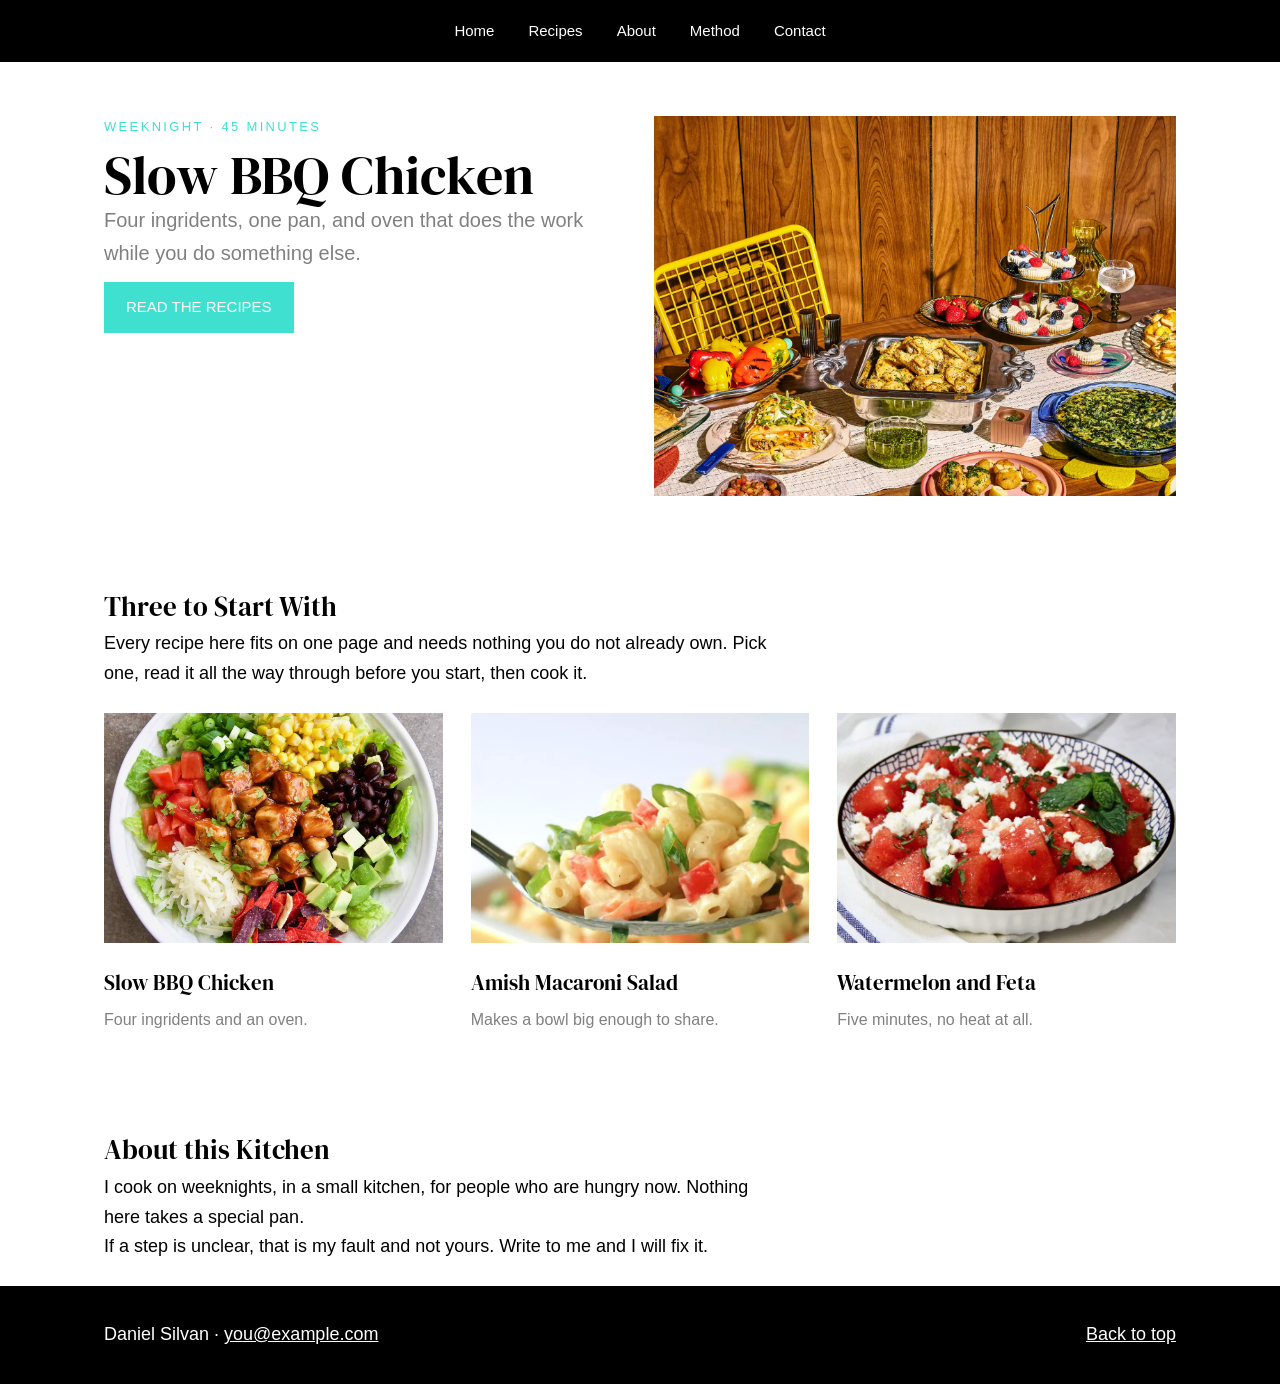
<file: index.html>
<!DOCTYPE html>
<html lang="en">
<head>
    <meta charset="UTF-8">
    <meta name="viewport" content="width=device-width, initial-scale=1.0">
    <title>Jen's Kitchen</title>

    <link rel="preconnect" href="https://fonts.googleapis.com">
    <link rel="preconnect" href="https://fonts.gstatic.com" crossorigin>
    <link href="https://fonts.googleapis.com/css2?family=DM+Serif+Display:ital@0;1&display=swap" rel="stylesheet">

    <link rel="stylesheet" href="css/styles.css">
</head>
<body id="top">

   <nav class="site-nav">
    <ul>
        <li>
            <a href="index.html">Home</a>
        </li>

        <li>
            <a href="#cards">Recipes</a>
        </li>

        <li>
            <a href="#about">About</a>
        </li>

        <li>
            <a href="#method">Method</a>
        </li>

        <li>
            <a href="mailto:you@example.com">Contact</a>
        </li>
    </ul>
</nav>

<main>
    
    <header class="hero">
        <div>
            <p class="eyebrow">Weeknight &middot; 45 minutes</p>
            <h1>Slow BBQ Chicken</h1>
            <p class="lede">Four ingridents, one pan, and oven that does the work while you do something else.</p>

            <a class="button" href="recipes/bbq-chicken.html">Read the recipes</a>
        </div>

        <img src="images/homepage.webp" alt="A plate of BBQ chicken">
    </header>

    <section class="section-head" id="cards">
        <h2>Three to Start With</h2>
        <p>Every recipe here fits on one page and needs nothing you do not already own. Pick one, read it all the way through before you start, then cook it.</p>
    </section>
    
    <section class="cards">
        <article class="card">
            <img src="/images/bbq-chicken-card.jpeg" alt="BBQ chicken thighs">
            <h3>Slow BBQ Chicken</h3>
            <p>Four ingridents and an oven.</p>
        </article>

        <article class="card">
            <img src="/images/amish-macaroni-salad-card.webp" alt="A Bowl of macaroni salad">
            <h3>Amish Macaroni Salad</h3>
            <p>Makes a bowl big enough to share.</p>
        </article>

        <article class="card">
            <img src="/images/Watermelon-salad-card.webp" alt="Watermelon with feta and mint">
            <h3>Watermelon and Feta</h3>
            <p>Five minutes, no heat at all.</p>
        </article>

    </section>

    <section class="section-head" id="about">
        <h2>About this Kitchen</h2>
        <p>I cook on weeknights, in a small kitchen, for people who are hungry now. Nothing here takes a special pan.</p>
        <p>If a step is unclear, that is my fault and not yours. Write to me and I will fix it.</p>
    </section>

</main>

    <footer class="site-footer">
        <div class="inner">
        <p>Daniel Silvan &middot; <a href="mailto:you@example.com">you@example.com</a></p>
        <p class="right"><a href="#top">Back to top</a></p>
        </div>
    </footer>

</body>
</html>
</file>
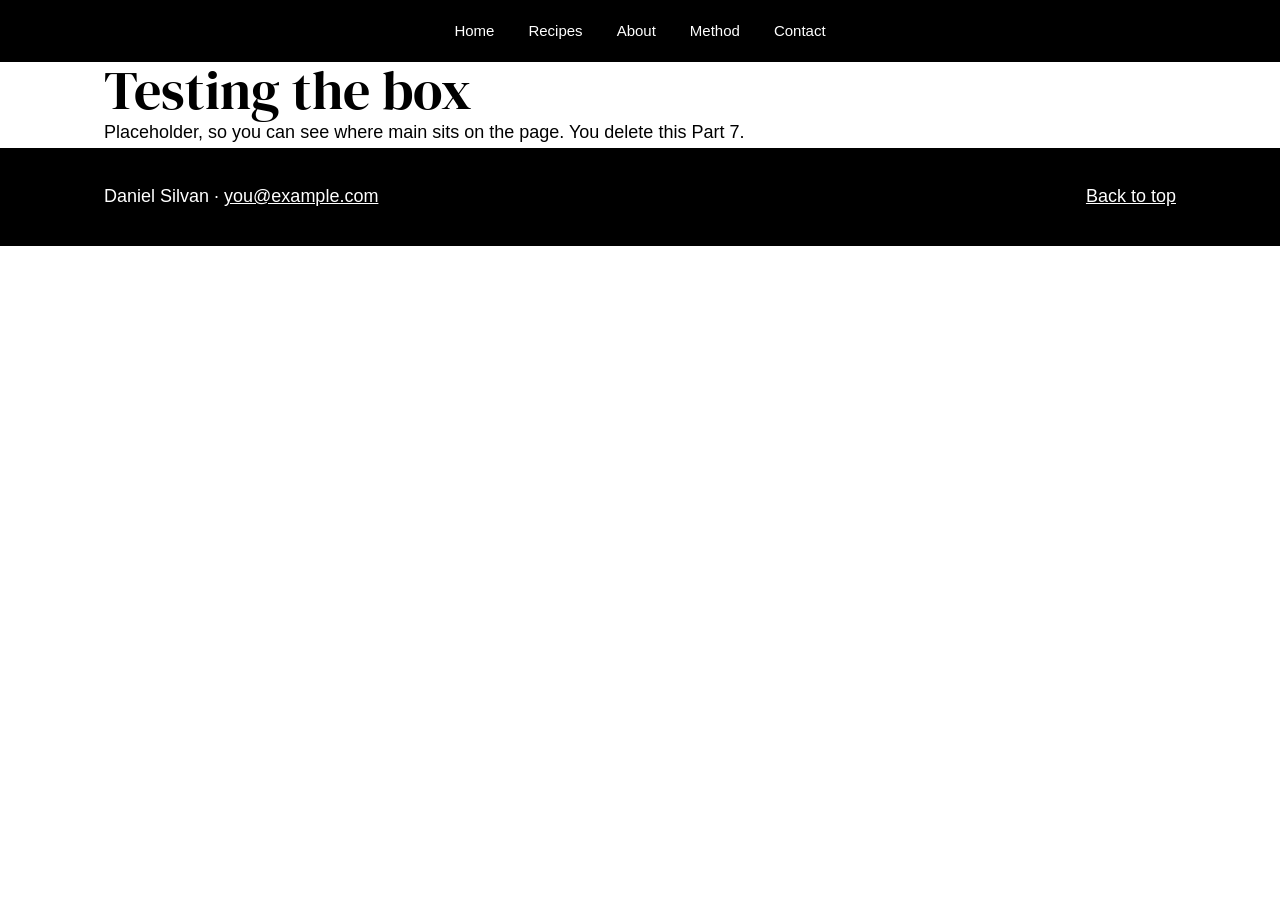
<file: template.html>
<!DOCTYPE html>
<html lang="en">
<head>
    <meta charset="UTF-8">
    <meta name="viewport" content="width=device-width, initial-scale=1.0">
    <title>Document</title>

    <link rel="preconnect" href="https://fonts.googleapis.com">
    <link rel="preconnect" href="https://fonts.gstatic.com" crossorigin>
    <link href="https://fonts.googleapis.com/css2?family=DM+Serif+Display:ital@0;1&display=swap" rel="stylesheet">

    <link rel="stylesheet" href="css/styles.css">
</head>
<body id="top">

   <nav class="site-nav">
    <ul>
        <li>
            <a href="index.html">Home</a>
        </li>

        <li>
            <a href="#cards">Recipes</a>
        </li>

        <li>
            <a href="#about">About</a>
        </li>

        <li>
            <a href="#method">Method</a>
        </li>

        <li>
            <a href="mailto:you@example.com">Contact</a>
        </li>
    </ul>
</nav>

<main>
    <h1>Testing the box</h1>
    <p>Placeholder, so you can see where main sits on the page. You delete this Part 7.</p>
</main>

    <footer class="site-footer">
        <div class="inner">
        <p>Daniel Silvan &middot; <a href="mailto:you@example.com">you@example.com</a></p>
        <p class="right"><a href="#top">Back to top</a></p>
        </div>
    </footer>

</body>
</html>
</file>
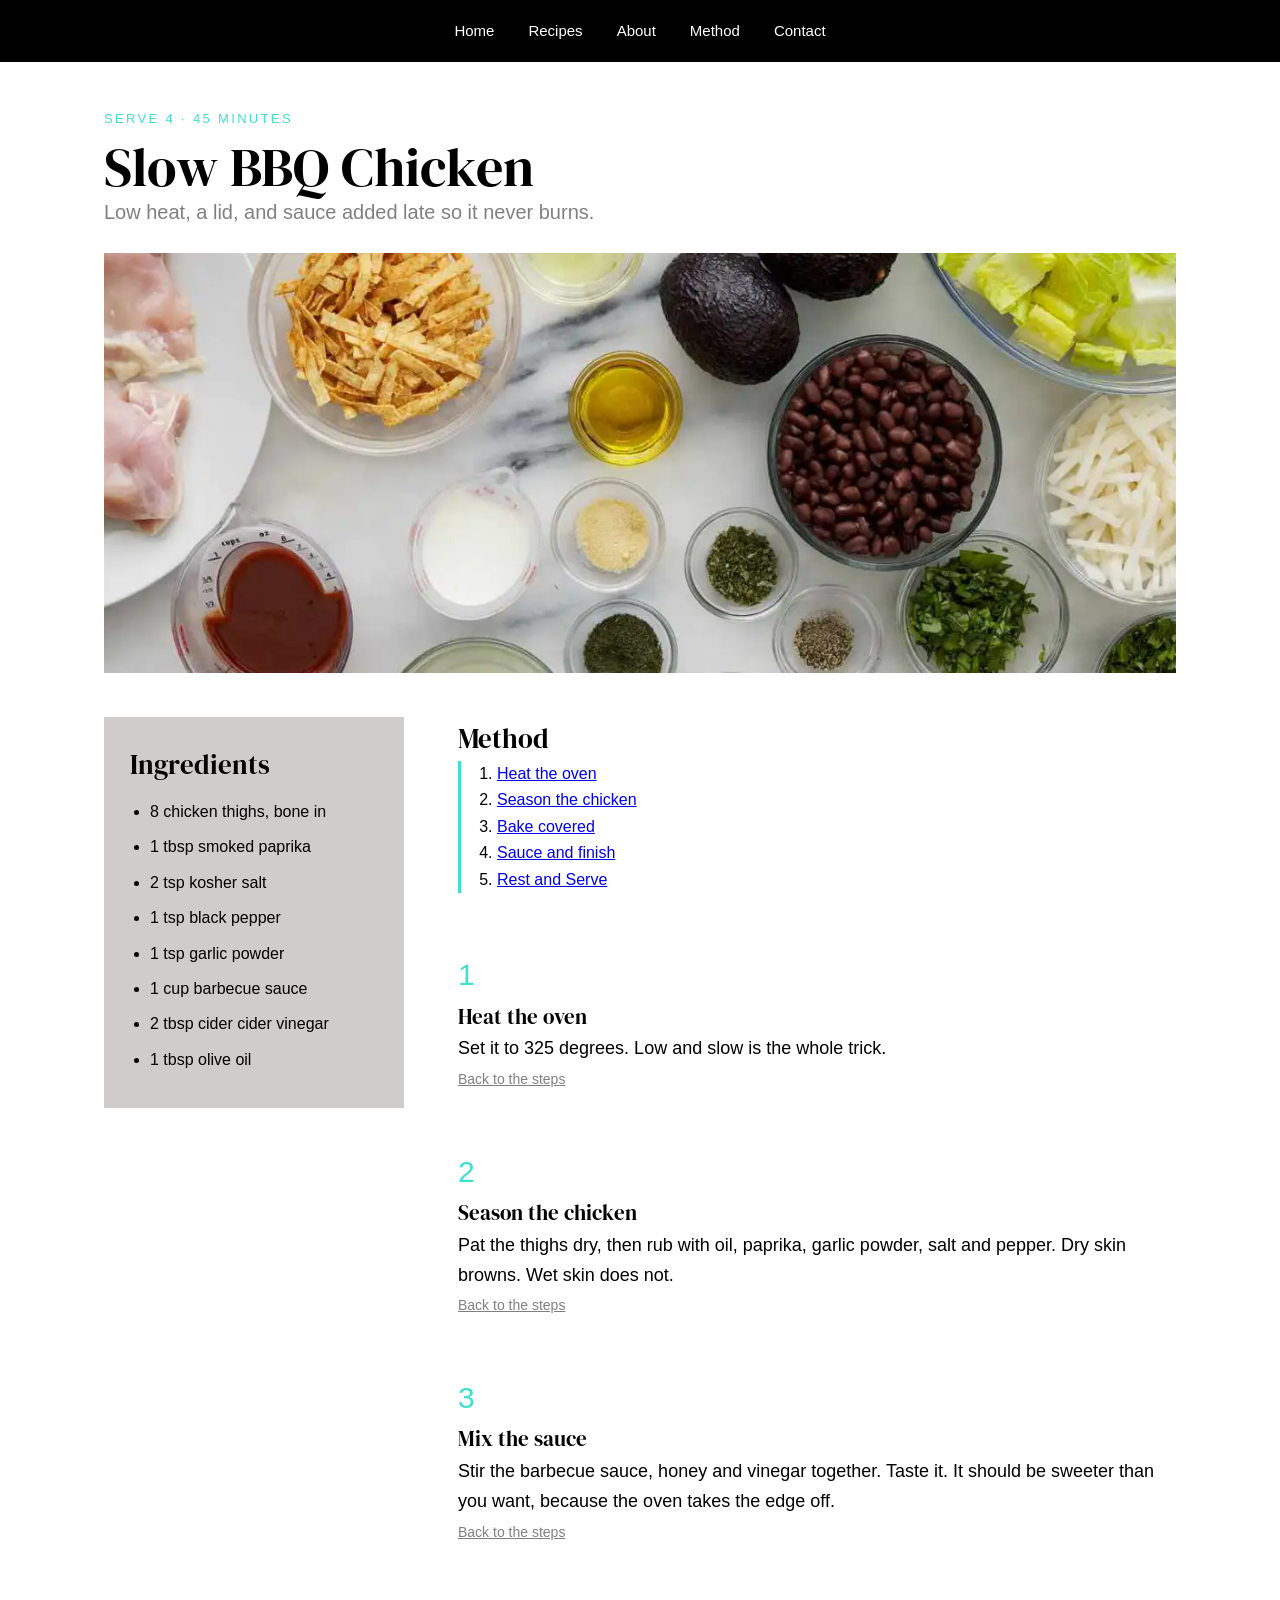
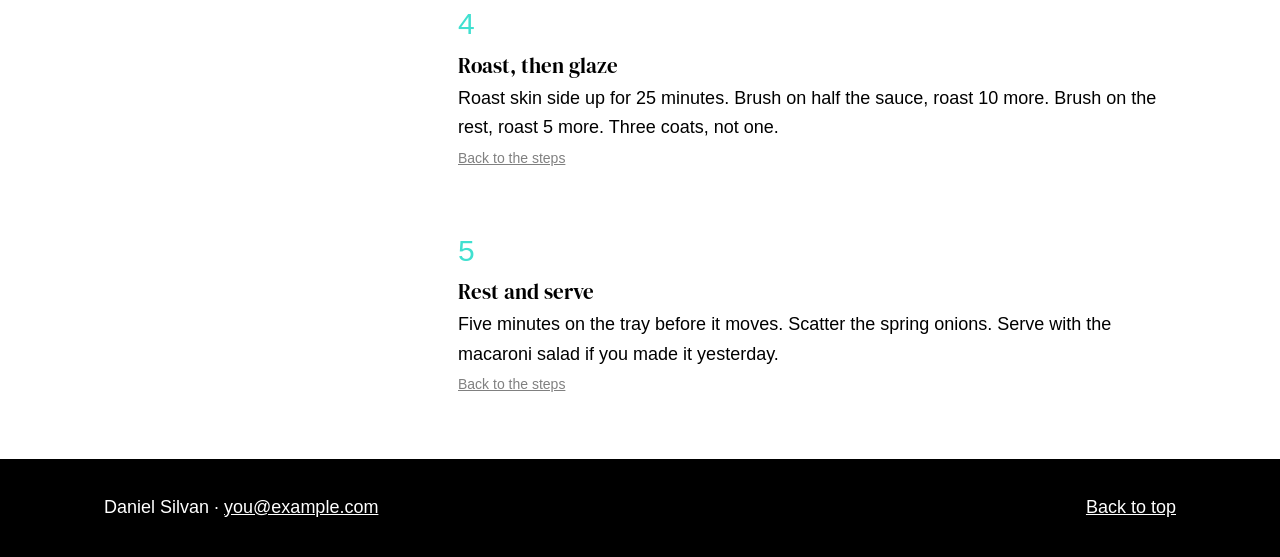
<file: recipes/bbq-chicken.html>
<!DOCTYPE html>
<html lang="en">
<head>
    <meta charset="UTF-8">
    <meta name="viewport" content="width=device-width, initial-scale=1.0">
    <title>Slow BBQ Chicken</title>

    <link rel="preconnect" href="https://fonts.googleapis.com">
    <link rel="preconnect" href="https://fonts.gstatic.com" crossorigin>
    <link href="https://fonts.googleapis.com/css2?family=DM+Serif+Display:ital@0;1&display=swap" rel="stylesheet">

    <link rel="stylesheet" href="../css/styles.css">
</head>
<body id="top">

   <nav class="site-nav">
    <ul>
        <li>
            <a href="../index.html">Home</a>
        </li>

        <li>
            <a href="../index.html#cards">Recipes</a>
        </li>

        <li>
            <a href="../index.html#about">About</a>
        </li>

        <li>
            <a href="../index.html#method">Method</a>
        </li>

        <li>
            <a href="mailto:you@example.com">Contact</a>
        </li>
    </ul>
</nav>

<main>
    <header class="recipe-hero">
        <p class="eyebrow">Serve 4 &middot; 45 minutes</p>
        <h1>Slow BBQ Chicken</h1>
        <p class="lede">Low heat, a lid, and sauce added late so it never burns.</p>
        <img src="../images/bbq-chicken-banner.webp" alt="A tray of BBQ chicken">
    </header>

<div class="recipe-body">
    <aside class="ingredients">
        <h2>Ingredients</h2>
        <ul>
            <li>8 chicken thighs, bone in</li>
            <li>1 tbsp smoked paprika</li>
            <li>2 tsp kosher salt</li>
            <li>1 tsp black pepper</li>
            <li>1 tsp garlic powder</li>
            <li>1 cup barbecue sauce</li>
            <li>2 tbsp cider cider vinegar</li>
            <li>1 tbsp olive oil</li>
        </ul>
    </aside>

    <section id="method">
        <h2>Method</h2>

        <nav class="jump">
            <ol>
                <li><a href="#step-1">Heat the oven</a></li>
                <li><a href="#step-2">Season the chicken</a></li>
                <li><a href="#step-3">Bake covered</a></li>
                <li><a href="#step-4">Sauce and finish</a></li>
                <li><a href="#step-5">Rest and Serve</a></li>
            </ol>
        </nav>
        
        <article class="step" id="step-1">
            <span class="num">1</span>
            <h3>Heat the oven</h3>
            <p>Set it to 325 degrees. Low and slow is the whole trick.</p>
            <p><a class="back" href="#method">Back to the steps</a></p>
        </article>

        <article class="step" id="step-2">
            <span class="num">2</span>
            <h3>Season the chicken</h3>
            <p>Pat the thighs dry, then rub with oil, paprika, garlic powder, salt and pepper. Dry skin browns. Wet skin does not.</p>
            <p><a class="back" href="#method">Back to the steps</a></p>
        </article>

        <article class="step" id="step-3">
            <span class="num">3</span>
            <h3>Mix the sauce</h3>
            <p>Stir the barbecue sauce, honey and vinegar together. Taste it. It should be sweeter than you want, because the oven takes the edge off.</p>
            <p><a class="back" href="#method">Back to the steps</a></p>
        </article>

        <article class="step" id="step-4">
            <span class="num">4</span>
            <h3>Roast, then glaze</h3>
            <p>Roast skin side up for 25 minutes. Brush on half the sauce, roast 10 more. Brush on the rest, roast 5 more. Three coats, not one.</p>
            <p><a class="back" href="#method">Back to the steps</a></p>
        </article>

        <article class="step" id="step-5">
            <span class="num">5</span>
            <h3>Rest and serve</h3>
            <p>Five minutes on the tray before it moves. Scatter the spring onions. Serve with the macaroni salad if you made it yesterday.</p>
            <p><a class="back" href="#method">Back to the steps</a></p>
        </article>



    </section>
</div>


</main>

    <footer class="site-footer">
        <div class="inner">
        <p>Daniel Silvan &middot; <a href="mailto:you@example.com">you@example.com</a></p>
        <p class="right"><a href="#top">Back to top</a></p>
        </div>
    </footer>

</body>
</html>
</file>
<file: css/styles.css>
* {
    box-sizing: border-box;
    margin: 0;
    padding: 0;
}

body {
    background-color: white;
    color: black;
    font-family: 'Inter', Arial, Helvetica, sans-serif;
    font-size: 18px;
    line-height: 1.65;
}

h1, h2, h3 {
    font-family: 'DM Serif Display', Georgia, serif;
    font-weight: 400;
}

.site-nav {
    background-color: black;
}

.site-nav ul {
    list-style: none;
    display: grid;
    grid-template: auto / auto auto auto auto auto;
    gap: 34px;
    width: max-content;
    margin: 0 auto;
    padding: 16px 24px;
}

.site-nav a {
    color: white;
    text-decoration: none;
    font-size: 15px;
}

main {
    max-width: 1120px;
    margin: 0 auto;
    padding: 0 24px;
}

.site-footer {
    background-color: black;
    color: white;
}

.site-footer .inner {
    display: grid;
    grid-template: auto/ 1fr 1fr;
    max-width: 1120px;
    margin: 0 auto;
    padding: 34px 24px;
}

.site-footer a {
    color: white;
}

.site-footer .right {
    text-align: right;
}

.hero {
    display: grid;
    grid-template: auto / 1fr 1fr;
    gap: 28px;
    padding: 54px 0;
}

.hero img {
    width: 100%;
    height: 380px;
    object-fit: cover;
}

h1 {
    font-size: 54px;
    line-height: 1.05;
}

.eyebrow {
    font-size: 13px;
    letter-spacing: 0.18em;
    text-transform: uppercase;
    color: turquoise;
    margin-bottom: 10px;
}

.lede {
    font-size: 20px;
    color: gray;
}

.button {
    display: inline-block;
    margin-top: 12px;
    background: turquoise;
    color: white;
    text-decoration: none;
    padding: 13px 22px;
    font-size: 15px;
    text-transform: uppercase;
}

.section-head {
    border-top: 1px solid white;
    padding: 34px 0 24px;
}

.section-head p {
    max-width: 68ch;
}

.cards {
    display: grid;
    grid-template: auto / 1fr 1fr 1fr;
    gap: 28px;
    padding-bottom: 60px;
}

.card img {
    width: 100%;
    height: 230px;
    object-fit: cover;
}

.card h3 {
    margin: 14px 0 6px;
}

.card p {
    font-size: 16px;
    color: gray;
}


.recipe-hero {
    padding: 46px 0 34px;
}

.recipe-hero img {
    width: 100%;
    height: 420px;
    object-fit: cover;
    margin-top: 24px;
}


.recipe-body {
    display: grid;
    grid-template: auto / 300px 1fr;
    gap: 54px;
    padding-bottom: 60px;
}

.ingredients {
    background: rgb(207, 204, 204);
    padding: 26px;
    align-self: start;
}

.ingredients ul {
    margin: 12px 0 0 20px;
}

.ingredients li {
    margin-bottom: 9px;
    font-size: 16px;
}

.jump {
    border-left: 3px solid turquoise;
    padding-left: 18px;
    margin-bottom: 30px;
}

.jump ol {
    margin-left: 18px;
}

.jump li {
    font-size: 16px;
}

.step {
    border-top: 1px solid white;
    padding-top: 26px;
    margin-top: 26px;
}

.step .num {
    display: block;
    font-size: 30px;
    color: turquoise;
}

.back {
    font-size: 14px;
    color: gray;
}
</file>
